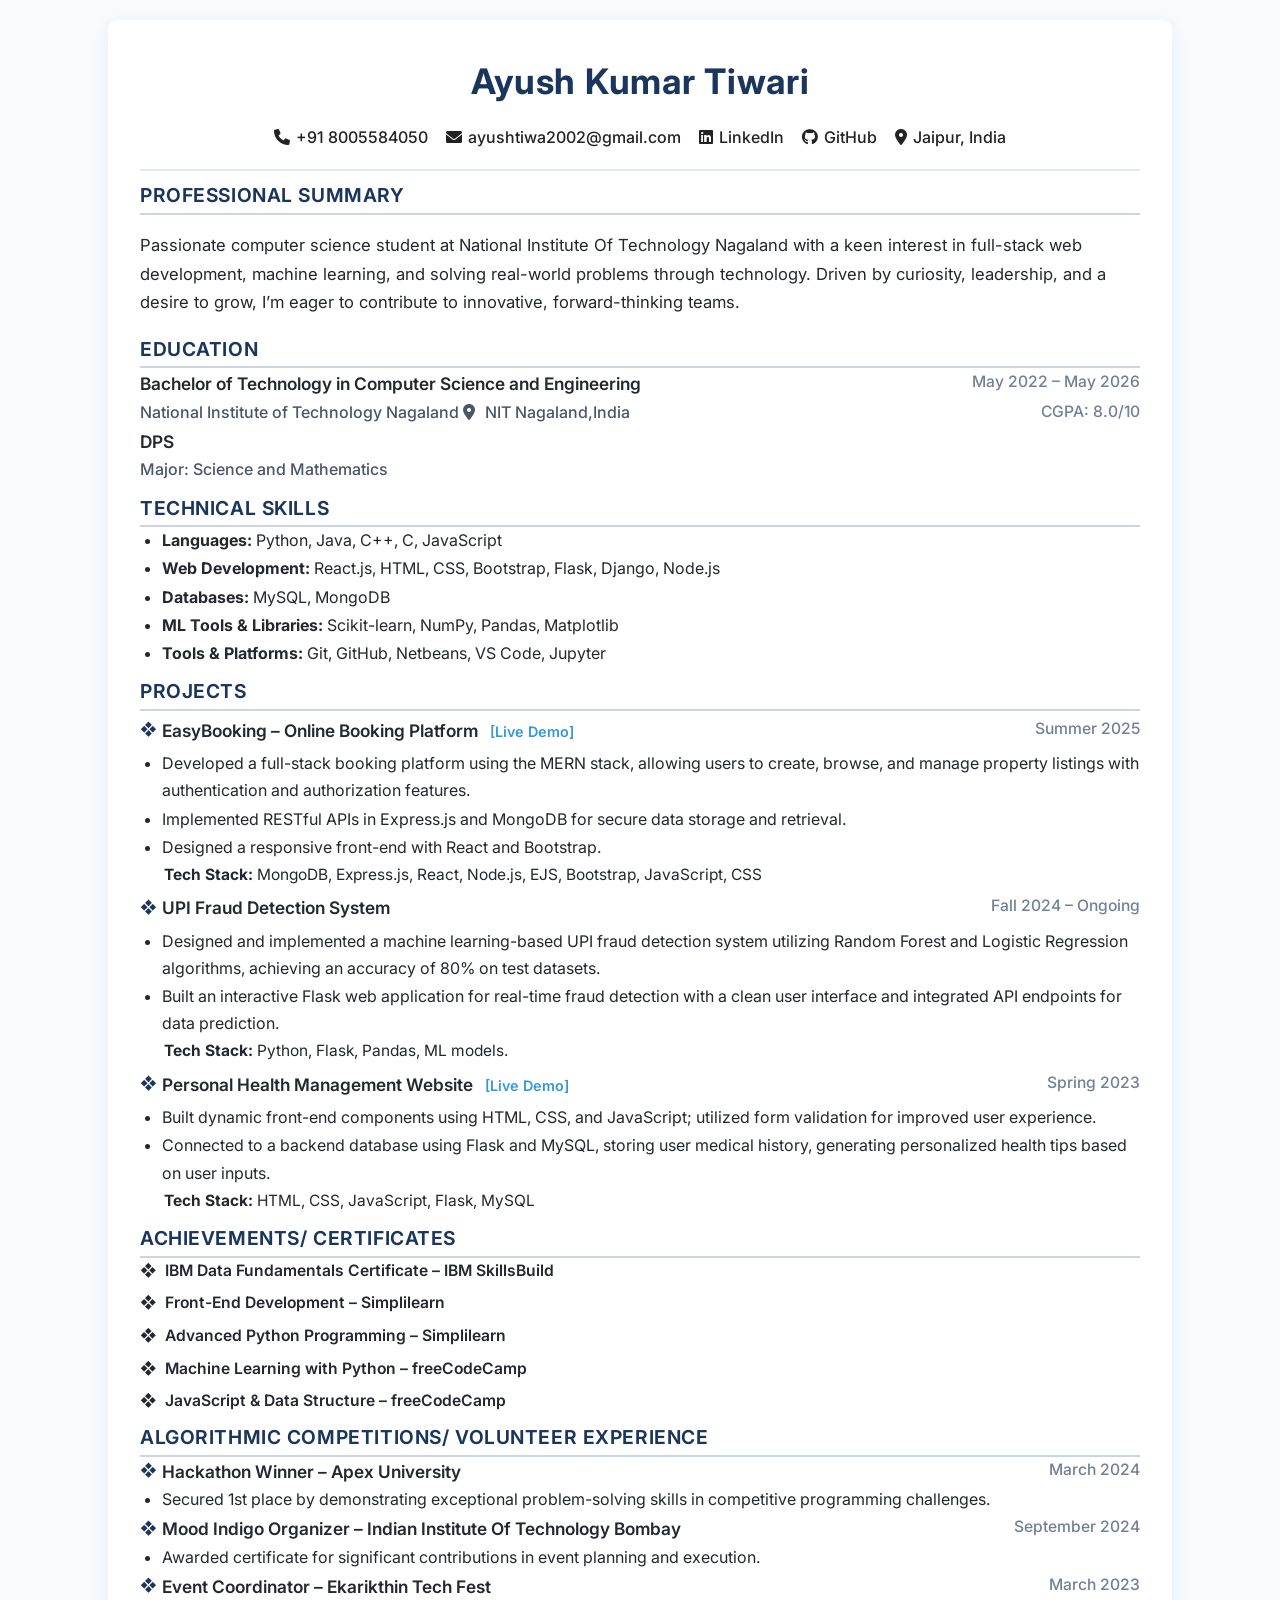
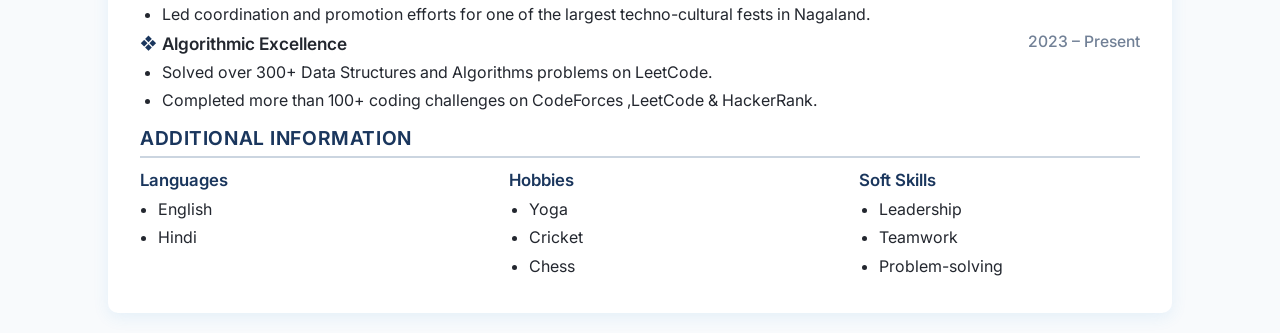
<file: myresume.html>
<!DOCTYPE html>
<html lang="en">
<head>
  <meta charset="UTF-8" />
  <meta name="viewport" content="width=device-width, initial-scale=1.0" />
  <title>Ayush Kumar Tiwari - Resume</title>
  <link rel="stylesheet" href="https://cdnjs.cloudflare.com/ajax/libs/font-awesome/6.0.0-beta3/css/all.min.css">
  <link href="https://fonts.googleapis.com/css2?family=Inter:wght@400;500;600;700&family=Roboto:wght@400;500;700&display=swap" rel="stylesheet">
  <style>
    body {
      font-family: 'Inter', 'Roboto', 'Segoe UI', Tahoma, Geneva, Verdana, sans-serif;
      background-color: #f8fafc;
      color: #23272f;
      margin: 0;
      padding: 0;
      font-size: 1.04rem;
      line-height: 1.7;
    }
    .container {
      max-width: 1000px;
      margin: 20px auto;
      padding: 32px;
      background: white;
      border-radius: 10px;
      box-shadow: 0 4px 16px rgba(52,152,219,0.10);
    }
    .header {
      text-align: center;
      border-bottom: 2px solid #e2e8f0;
      padding-bottom: 18px;
    }
    .name {
      font-size: 2.2rem;
      font-weight: 700;
      color: #1a365d;
      letter-spacing: 0.02em;
      font-family: 'Inter', 'Roboto', sans-serif;
    }
    .branch {
      font-size: 1.18rem;
      color: #4a5568;
      font-weight: 500;
      margin-bottom: 6px;
    }
    .contact-info {
      display: flex;
      justify-content: center;
      flex-wrap: wrap;
      gap: 18px;
      margin-top: 12px;
      font-size: 1rem;
      font-family: 'Inter', 'Roboto', sans-serif;
    }
    .contact-info a {
      color: #222;
      text-decoration: none;
      font-weight: 500;
      transition: color 0.2s;
    }
    .contact-info a:hover {
      color: #3498db;
    }
    .icon {
      margin-right: 6px;
    }
    .section {
      margin-top: 8px;
    }
    .section-title {
      font-size: 1.2rem;
      color: #1a365d;
      border-bottom: 2px solid #cbd5e0;
      padding-bottom: 1px;
      margin-bottom: 0;
      text-transform: uppercase;
      font-weight: 650;
      letter-spacing: 0.03em;
      font-family: 'Inter', 'Roboto', sans-serif;
    }
    .education-title, .project-title, .job-title {
      font-weight: 600;
      margin-top: 1px;
      color: #23272f;
      font-size: 1.08rem;
      font-family: 'Inter', 'Roboto', sans-serif;
    }
    
    .institution, .company {
      color: #4a5568;
      font-size: 1rem;
      font-weight: 500;
    }
    .date {
      float: right;
      color: #718096;
      font-weight: 500;
      font-size: 0.98rem;
      font-family: 'Inter', 'Roboto', sans-serif;
    }
    ul {
      padding-left: 22px;
      margin-bottom: 1px;
      font-size: 1rem;
      font-family: 'Inter', 'Roboto', sans-serif;
    }
    li {
      margin-bottom: 1px;
      font-size: 1rem;
    }
    .section .project-title {
      margin-top: 5px;
      margin-bottom: 5px;
    }
    .section ul {
      margin-top: 0;
      margin-bottom: 1px;
    }
    .clear {
      clear: both;
    }
    /* Additional Info Section */
    .additional-info-flex {
      display: flex;
      flex-wrap: wrap;
      gap: 48px;
      margin-top: 8px;
    }
    .additional-info-flex > div {
      min-width: 160px;
      font-size: 1rem;
    }
    .additional-info-flex ul {
      padding-left: 18px;
      margin-bottom: 0;
    }
    .additional-info-flex div > div {
      font-weight: 600;
      margin-bottom: 4px;
      font-size: 1.05rem;
      font-family: 'Inter', 'Roboto', sans-serif;
      color: #1a365d;
    }
    .list-group {
      margin: 0 0 10px 0;
      padding: 0;
      list-style: none;
    }
    .list-group li {
      font-size: 0.98rem;
      font-weight: 600;
      margin-bottom: 6px;
      display: flex;
      align-items: center;
      gap: 8px;
    }
    .list-group li i {
      color: #3498db;
      font-size: 1.05rem;
    }
    @media (max-width: 850px) {
      .container {
        width: 98%;
        padding: 18px;
      }
      .contact-info {
        flex-direction: column;
        gap: 10px;
        text-align: center;
      }
      .additional-info-flex {
        gap: 24px;
      }
    }
    .project-title {
  position: relative;
  padding-left: 22px; /* space for icon */
  font-weight: 600;
  font-size: 1.08rem;
  color: #23272f;
}

.project-title::before {
  content: "\2756";   /* ❖ outlined diamond */
  position: absolute;
  left: 0;
  top: 50%;
  transform: translateY(-50%);
  color: #1a365d;     /* navy blue */
  font-size: 1rem;
  margin-right: 8px;
}

  </style>
</head>
<body>
  <div class="container">
    <!-- Header -->
    <div class="header">
      <div class="name">Ayush Kumar Tiwari</div>
      <div class="contact-info">
        <a href="tel:+918005584050"><i class="fas fa-phone icon"></i>+91 8005584050</a>
        <a href="mailto:ayushtiwa2002@gmail.com"><i class="fas fa-envelope icon"></i>ayushtiwa2002@gmail.com</a>
        <a href="https://linkedin.com/in/ayush-tiwari-747481269" target="_blank"><i class="fab fa-linkedin icon"></i>LinkedIn</a>
        <a href="https://github.com/ayushtiwarinit" target="_blank"><i class="fab fa-github icon"></i>GitHub</a>
        <a href="https://maps.google.com/maps?q=Jaipur,+India" target="_blank"><i class="fas fa-map-marker-alt icon"></i>Jaipur, India</a>
      </div>
    </div>

    <div class="section">
      <div class="section-title">Professional Summary</div>
      <p>
        Passionate computer science student at National Institute Of Technology Nagaland with a keen interest in full-stack web development, machine learning,  and solving real-world problems through technology. Driven by curiosity, leadership, and a desire to grow, I’m eager to contribute to innovative, forward-thinking teams.
      </p>
    </div>
    <!-- Education -->
    <div class="section">
        <div class="section-title">Education</div>
        <div class="education-title">Bachelor of Technology in Computer Science and Engineering <span class="date">May 2022 – May 2026</span></div>
        <div class="institution">
            <a href="https://maps.google.com/maps?q=National+Institute+of+Technology+Nagaland" target="_blank" style="text-decoration: none; color: #4a5568;">
            National Institute of Technology Nagaland <i class="fas fa-map-marker-alt icon"></i> NIT Nagaland,India
            </a>
            <span class="date">CGPA: 8.0/10</span>
        </div>
        <div class="clear"></div>
        <div class="education-title">DPS</div>
        <div class="institution">Major: Science and Mathematics</div>
    </div>

    <!-- Skills -->
    <div class="section">
      <div class="section-title">Technical Skills</div>
      <ul>
        <li><strong>Languages:</strong> Python, Java, C++, C, JavaScript</li>
        <li><strong>Web Development:</strong> React.js, HTML, CSS, Bootstrap, Flask, Django, Node.js</li>
        <li><strong>Databases:</strong> MySQL, MongoDB</li>
        <li><strong>ML Tools & Libraries:</strong> Scikit-learn, NumPy, Pandas, Matplotlib</li>
        <li><strong>Tools & Platforms:</strong> Git, GitHub, Netbeans, VS Code, Jupyter</li>
    </ul>

    </div>

    <!-- Projects -->
    <div class="section">
  <div class="section-title">Projects</div>

  <div class="project-block">
    <div class="project-title"> EasyBooking – Online Booking Platform 
      <a href="https://mern-proejct.onrender.com/listings" target="_blank" style="font-size:0.9rem; color:#3498db; text-decoration:none; margin-left:8px;">
    [Live Demo]
  </a>
  <span class="date">Summer 2025</span></div>
    <ul>
      <li>Developed a full-stack booking platform using the MERN stack, allowing users to create, browse, and manage property listings with authentication and authorization features.</li>
      <li>Implemented RESTful APIs in Express.js and MongoDB for secure data storage and retrieval.</li>
      <li>Designed a responsive front-end with React and Bootstrap.</li>
    </ul>
    <div style="font-size:0.97rem;">
      <strong> &nbsp; &nbsp; &nbsp; Tech Stack:</strong> MongoDB, Express.js, React, Node.js, EJS, Bootstrap, JavaScript, CSS
    </div>
  </div>

  <div class="project-block">
    <div class="project-title"> UPI Fraud Detection System <span class="date">Fall 2024 – Ongoing</span></div>
    <ul>
      <li>Designed and implemented a machine learning-based UPI fraud detection system utilizing Random Forest and Logistic Regression algorithms, achieving an accuracy of 80% on test datasets.</li>
      <li>Built an interactive Flask web application for real-time fraud detection with a clean user interface and integrated API endpoints for data prediction.</li>
    </ul>
    <div style="font-size:0.97rem;">
      <strong> &nbsp; &nbsp; &nbsp; Tech Stack:</strong> Python, Flask,  Pandas, ML models.
    </div>
  </div>

  <div class="project-block">
    <div class="project-title"> Personal Health Management Website 
      <a href="https://ayushtiwarinit.github.io/Personal-Health-Management-Website/" target="_blank" style="font-size:0.9rem; color:#3498db; text-decoration:none; margin-left:8px;">
    [Live Demo]
  </a>
  <span class="date">Spring 2023</span></div>
    <ul>
      <li>Built dynamic front-end components using HTML, CSS, and JavaScript; utilized form validation for improved user experience.</li>
      <li>Connected to a backend database using Flask and MySQL, storing user medical history, generating personalized health tips based on user inputs.</li>
    </ul>
    <div style="font-size:0.97rem;">
      <strong> &nbsp; &nbsp; &nbsp; Tech Stack:</strong> HTML, CSS, JavaScript, Flask, MySQL
    </div>
  </div>
</div>


    <!-- Achievements -->
    <div class="section">
      <div class="section-title">Achievements/ Certificates</div>
      <ul class="list-group">
      <li>&#10070; &nbsp;IBM Data Fundamentals Certificate – IBM SkillsBuild </li>   
      <li>&#10070; &nbsp;Front-End Development – Simplilearn </li>
      <li>&#10070; &nbsp;Advanced Python Programming – Simplilearn </li>
      <li>&#10070; &nbsp;Machine Learning with Python – freeCodeCamp </li>
      <li>&#10070; &nbsp;JavaScript & Data Structure – freeCodeCamp </li>
        </ul>
    </div> 

    <div class="section" style="margin-top: 1px; margin-bottom: 0;">
      <div class="section-title" >Algorithmic Competitions/ Volunteer Experience</div>
      <div class="project-title" style="margin-top: 0; margin-bottom: 0;">Hackathon Winner – Apex University <span class="date">March 2024</span></div>
      <ul><li>Secured 1st place by demonstrating exceptional problem-solving skills in competitive programming challenges.</li></ul>
      <div class="project-title" style="margin-top: 0; margin-bottom: 0;">Mood Indigo Organizer – Indian Institute Of Technology Bombay <span class="date">September 2024</span></div>
      <ul><li>Awarded certificate for significant contributions in event planning and execution.</li></ul>
      <div class="project-title" style="margin-top: 0; margin-bottom: 0;">Event Coordinator – Ekarikthin Tech Fest <span class="date">March 2023</span></div>
      <ul><li>Led coordination and promotion efforts for one of the largest techno-cultural fests in Nagaland.</li></ul>
      <div class="project-title" style="margin-top: 0; margin-bottom: 0;">Algorithmic Excellence <span class="date">2023 – Present</span></div>
      <ul>
        <li>Solved over 300+ Data Structures and Algorithms problems on LeetCode.</li>
        <li>Completed more than 100+ coding challenges on CodeForces ,LeetCode & HackerRank.</li>
      </ul>
    </div>

    <!-- Additional Info -->
    <div class="section">
      <div class="section-title">Additional Information</div>
      <div class="additional-info-flex" style="display: flex; flex-wrap: wrap; gap: 48px;">
        <div style="flex:1; min-width:160px;">
          <div style="font-weight:600; margin-bottom:2px;">Languages</div>
          <ul style="margin:0; padding-left:18px;">
            <li>English</li>
            <li>Hindi</li>
          </ul>
        </div>
        <div style="flex:1; min-width:160px;">
          <div style="font-weight:600; margin-bottom:2px; padding-left: 20px;">Hobbies</div>
          <ul style="margin:0; padding-left:40px;">
            <li>Yoga</li>
            <li>Cricket</li>
            <li>Chess</li>
          </ul>
        </div>
        <div style="flex:1; min-width:160px;">
          <div style="font-weight:600; margin-bottom:2px; padding-left: 20px;">Soft Skills</div>
          <ul style="margin:0; padding-left:40px;">
            <li>Leadership</li>
            <li>Teamwork</li>
            <li>Problem-solving</li>
          </ul>
        </div>
      </div>
    </div>
  
</body>
</html>
</file>
